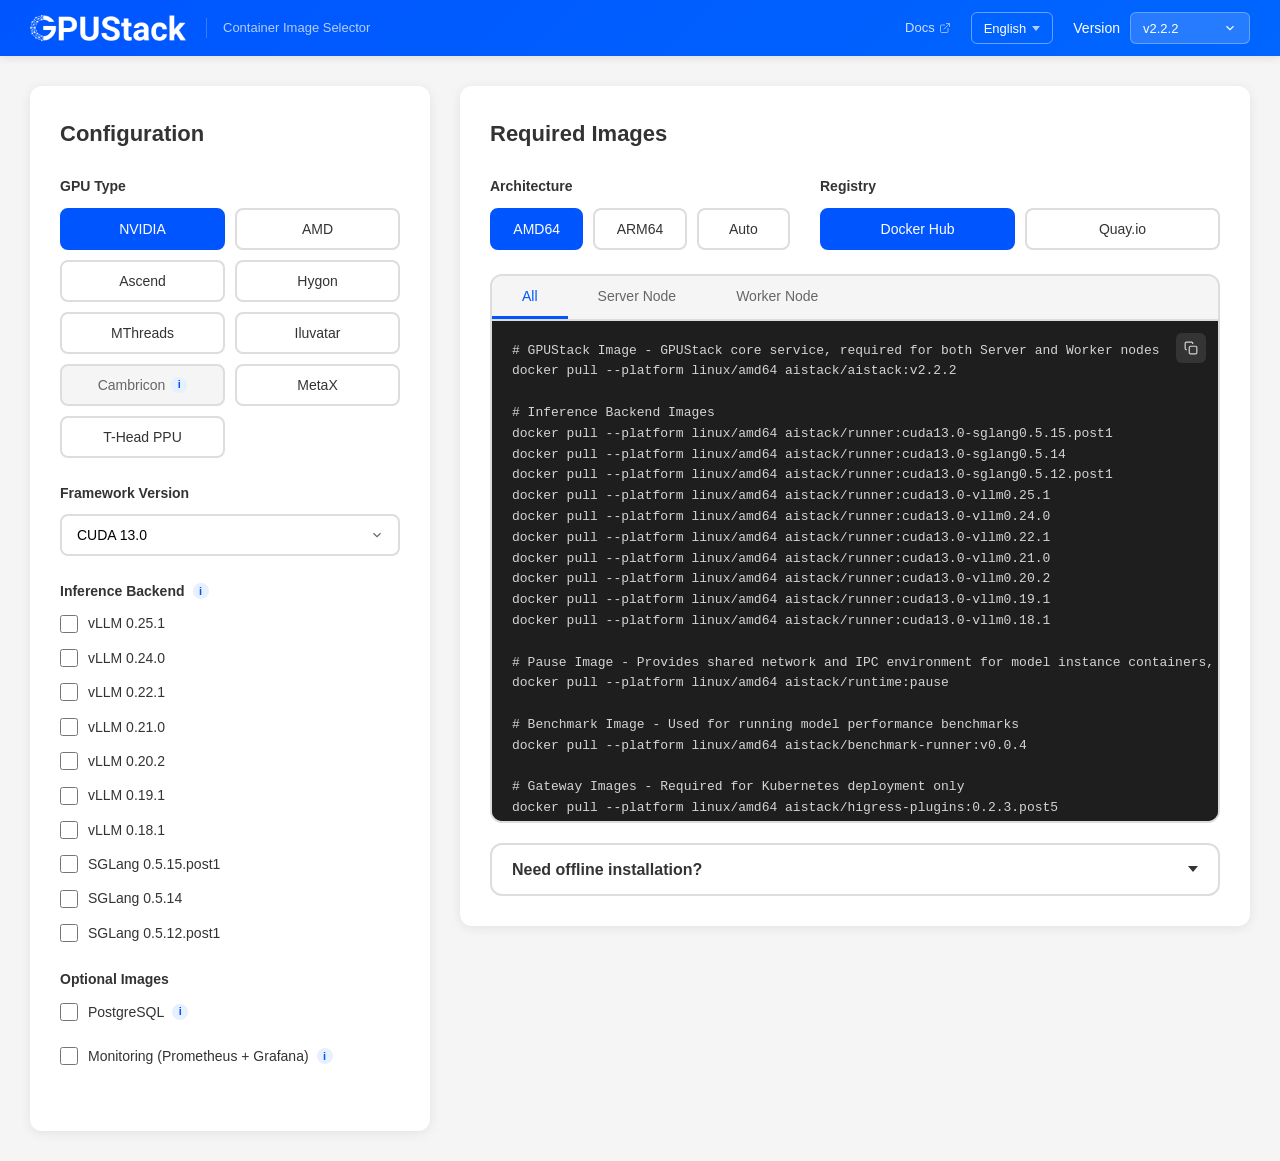
<file: docs/image-selector/index.html>
<!DOCTYPE html>
<html lang="en">
<head>
    <meta charset="UTF-8">
    <meta name="viewport" content="width=device-width, initial-scale=1.0">
    <meta name="description"
          content="Container Image Selector - Generate Docker pull commands based on your hardware configuration.">
    <title data-i18n="title">Container Image Selector</title>
    <link rel="icon" type="image/png" href="assets/logo.png">
    <link rel="stylesheet" href="assets/style.css">
</head>
<body>
<header>
    <div class="header-content">
        <div class="logo">
            <img src="assets/logo-white.png" alt="AIStack" class="logo-wide">
            <span class="subtitle" data-i18n="subtitle"></span>
        </div>
        <div class="header-controls">
            <div class="official-link">
                <a href="https://docs.aistack.ai/" target="_blank">
                    <span data-i18n="back_to_docs"></span>
                    <svg class="external-icon" width="12" height="12" viewBox="0 0 24 24" fill="none"
                         stroke="currentColor" stroke-width="2" stroke-linecap="round" stroke-linejoin="round">
                        <path d="M18 13v6a2 2 0 0 1-2 2H5a2 2 0 0 1-2-2V8a2 2 0 0 1 2-2h6"></path>
                        <polyline points="15 3 21 3 21 9"></polyline>
                        <line x1="10" y1="14" x2="21" y2="3"></line>
                    </svg>
                </a>
            </div>
            <div class="language-dropdown">
                <button class="dropbtn" id="current-lang">English</button>
                <div class="dropdown-content">
                    <div class="dropdown-inner">
                        <a href="#" data-lang="en">English</a>
                        <a href="#" data-lang="zh">简体中文</a>
                    </div>
                </div>
            </div>
            <div class="version-selector">
                <label class="version-label" data-i18n="version"></label>
                <select id="aistack-version-select" class="version-select">
                    <option value="" data-i18n="loading"></option>
                </select>
            </div>
        </div>
    </div>
</header>

<main>
    <div class="container">
        <div class="selector-panel">
            <h2 data-i18n="select_config"></h2>

            <!-- GPU Type Selection -->
            <div class="selector-group">
                <label class="selector-label" data-i18n="gpu_type"></label>
                <div class="card-grid" id="card-selector">
                    <!-- Dynamic Generation -->
                </div>
            </div>

            <!-- Computing Framework Version -->
            <div class="selector-group" id="framework-version-group">
                <label class="selector-label" data-i18n="framework_version"></label>
                <select id="framework-version-select" class="select-input">
                    <option value="" data-i18n="select_gpu_first"></option>
                </select>
            </div>

            <!-- Inference Backend -->
            <div class="selector-group" id="backend-group">
                <div class="label-with-tooltip">
                    <label class="selector-label" data-i18n="inference_backend"></label>
                    <span class="tooltip-icon">
                            i
                            <span class="tooltip-content" data-i18n="inference_backend_tooltip"></span>
                        </span>
                </div>
                <div class="checkbox-group" id="backend-selector">
                    <!-- Dynamic Generation -->
                </div>
            </div>

            <!-- Optional Images -->
            <div class="selector-group">
                <label class="selector-label" data-i18n="optional_images"></label>
                <div class="checkbox-group" id="optional-images">
                    <div class="label-with-tooltip"><label class="checkbox-item" data-for-component="server">
                        <input type="checkbox" id="postgres">
                        <span data-i18n="postgres"></span>
                    </label>
                        <span class="tooltip-icon">
                            i
                            <span class="tooltip-content" data-i18n="optional_postgres_images_tooltip"></span>
                        </span>
                    </div>
                    <div class="label-with-tooltip">
                        <label class="checkbox-item" data-for-component="server">
                            <input type="checkbox" id="monitoring">
                            <span data-i18n="monitoring"></span>
                        </label>
                        <span class="tooltip-icon">
                            i
                            <span class="tooltip-content" data-i18n="optional_monitoring_images_tooltip"></span>
                        </span>
                    </div>
                </div>
            </div>
        </div>

        <!-- Image List Panel -->
        <div class="result-panel">
            <h2 data-i18n="required_images"></h2>

            <!-- Architecture -->
            <div class="selector-group-inline">
                <div class="selector-item flex-3">
                    <label class="selector-label" data-i18n="architecture"></label>
                    <div class="button-grid" id="arch-selector">
                        <button class="option-button active" data-value="amd64">AMD64</button>
                        <button class="option-button" data-value="arm64">ARM64</button>
                        <button class="option-button" data-value="auto">Auto</button>
                    </div>
                </div>

                <div class="selector-item flex-4">
                    <label class="selector-label" data-i18n="registry"></label>
                    <div class="button-grid" id="registry-selector">
                        <button class="option-button active" data-value="docker-hub">Docker Hub</button>
                        <button class="option-button" data-value="quay">Quay.io</button>
                        <button class="option-button" data-value="china" id="registry-china"
                                data-i18n="china_registry"></button>
                    </div>
                </div>
            </div>

            <!-- Image List Tab Component -->
            <div class="image-tabs-container">
                <div class="image-tabs-header">
                    <button class="image-tab active" data-component="all" data-i18n="tab_all"></button>
                    <button class="image-tab" data-component="server" data-i18n="tab_server"></button>
                    <button class="image-tab" data-component="worker" data-i18n="tab_worker"></button>
                </div>
                <div class="image-tabs-content">
                    <div class="commands-output">
                        <div class="code-block-wrapper">
                            <pre id="image-list" class="image-commands"><code class="placeholder"
                                                                              data-i18n="placeholder_select"></code></pre>
                            <button id="copy-all-btn" class="copy-icon-btn" title="Copy all commands"
                                    style="display: none;">
                                <svg width="14" height="14" viewBox="0 0 24 24" fill="none" stroke="currentColor"
                                     stroke-width="2">
                                    <rect x="9" y="9" width="13" height="13" rx="2" ry="2"></rect>
                                    <path d="M5 15H4a2 2 0 0 1-2-2V4a2 2 0 0 1 2-2h9a2 2 0 0 1 2 2v1"></path>
                                </svg>
                            </button>
                        </div>
                    </div>
                </div>
            </div>

            <!-- Offline Installation Guide Module -->
            <div class="offline-guide-module">
                <details>
                    <summary class="guide-summary" data-i18n="offline_guide_title"></summary>
                    <div class="guide-container">
                        <div class="guide-header">
                            <div class="guide-tabs">
                                <button class="guide-tab active" data-guide="save-load"
                                        data-i18n="guide_tab_save"></button>
                                <button class="guide-tab" data-guide="tag-push" data-i18n="guide_tab_tag"></button>
                                <button class="guide-tab" data-guide="copy-images" data-i18n="guide_tab_auto"></button>
                            </div>
                        </div>

                        <div class="guide-body">
                            <div class="guide-content active" id="guide-save-load" data-i18n="guide_save_content"></div>
                            <div class="guide-content" id="guide-tag-push" data-i18n="guide_tag_content"></div>
                            <div class="guide-content" id="guide-copy-images" data-i18n="guide_auto_content"></div>
                        </div>
                        <div class="guide-footer">
                            <a href="https://docs.aistack.ai/latest/installation/air-gapped/" target="_blank"
                               class="docs-link" data-i18n="view_full_docs"></a>
                        </div>
                    </div>
                </details>
            </div>
        </div>
    </div>
</main>

<script src="assets/app.js"></script>
</body>
</html>
</file>
<file: docs/image-selector/assets/style.css>
/* ==========================================================================
   1. Global Styles & Variables
   ========================================================================== */
:root {
    --primary-color: #0055ff;
    --primary-hover: #0044cc;
    --primary-light: #e6f0ff;
    --text-color: #333;
    --text-secondary: #666;
    --border-color: #ddd;
    --bg-color: #f5f5f5;
    --card-bg: #fff;
    --success-color: #52c41a;
    --disabled-color: #ccc;
    --header-height: 70px;
}

* {
    margin: 0;
    padding: 0;
    box-sizing: border-box;
}

body {
    font-family: -apple-system, BlinkMacSystemFont, "Segoe UI", Roboto, "Helvetica Neue",
    Arial, sans-serif;
    background-color: var(--bg-color);
    color: var(--text-color);
    line-height: 1.6;
    /* Prevent overall horizontal scroll; handle overflows within containers */
    overflow-x: hidden;
    width: 100%;
}

/* Prevent translation flicker during load */
[data-i18n] {
    visibility: hidden;
}

.i18n-ready [data-i18n] {
    visibility: visible;
}

/* ==========================================================================
   2. Header
   ========================================================================== */
header {
    background: linear-gradient(135deg, var(--primary-color) 0%, #0066ff 100%);
    color: white;
    box-shadow: 0 2px 8px rgba(0, 0, 0, 0.1);
    width: 100%;
    position: relative;
    z-index: 100;
    /* Fix horizontal scroll background break */
    display: block;
}

.header-content {
    max-width: 1400px;
    margin: 0 auto;
    padding: 12px 30px;
    display: flex;
    justify-content: space-between;
    align-items: center;
    /* Allow wrapping on narrow screens */
    flex-wrap: wrap;
    gap: 15px;
}

/* Logo */
.logo {
    display: flex;
    align-items: center;
    gap: 16px;
    flex-shrink: 0;
}

.logo-wide {
    height: 26px;
    width: auto;
    object-fit: contain;
}

.logo .subtitle {
    font-size: 13px;
    font-weight: 400;
    opacity: 0.7;
    padding-left: 16px;
    border-left: 1px solid rgba(255, 255, 255, 0.3);
    margin-left: 4px;
    white-space: nowrap;
}

/* Controls */
.header-controls {
    display: flex;
    align-items: center;
    gap: 20px;
}

.official-link a {
    color: white;
    text-decoration: none;
    font-size: 13px;
    opacity: 0.8;
    transition: opacity 0.2s;
    font-weight: 500;
    display: flex;
    align-items: center;
    gap: 4px;
}

.official-link a:hover {
    opacity: 1;
}

.external-icon {
    opacity: 0.7;
}

/* Language Dropdown */
.language-dropdown {
    position: relative;
    display: inline-block;
}

.dropbtn {
    background: transparent;
    border: 1px solid rgba(255, 255, 255, 0.4);
    color: white;
    height: 32px;
    padding: 0 12px;
    border-radius: 6px;
    font-size: 13px;
    cursor: pointer;
    transition: all 0.2s;
    min-width: 80px;
    display: flex;
    align-items: center;
    justify-content: space-between;
    gap: 6px;
}

.dropbtn::after {
    content: "";
    width: 0;
    height: 0;
    border-left: 4px solid transparent;
    border-right: 4px solid transparent;
    border-top: 5px solid white;
    opacity: 0.7;
}

.language-dropdown:hover .dropbtn {
    background: rgba(255, 255, 255, 0.1);
    border-color: white;
}

.dropdown-content {
    display: none;
    position: absolute;
    right: 0;
    top: 100%;
    padding-top: 5px;
    background-color: transparent;
    min-width: 120px;
    z-index: 1001;
}

/* Actual content container with background and border-radius */
.dropdown-inner {
    background-color: white;
    border-radius: 6px;
    overflow: hidden;
    box-shadow: 0px 8px 16px 0px rgba(0, 0, 0, 0.2);
}

/* Invisible bridge to ensure mouse path continuity */
.dropdown-content::before {
    content: "";
    position: absolute;
    top: 0;
    left: 0;
    width: 100%;
    height: 10px;
    background: transparent;
}

.dropdown-inner a {
    color: var(--text-color);
    padding: 10px 16px;
    text-decoration: none;
    display: block;
    font-size: 13px;
    transition: background 0.2s;
}

.dropdown-inner a:hover {
    background-color: var(--bg-color);
    color: var(--primary-color);
}

.language-dropdown:hover .dropdown-content {
    display: block;
}

/* Version Selector */
.version-selector {
    display: flex;
    align-items: center;
    gap: 10px;
}

.version-label {
    font-size: 14px;
    font-weight: 500;
    white-space: nowrap;
}

.version-select {
    background: rgba(255, 255, 255, 0.15);
    border: 1px solid rgba(255, 255, 255, 0.3);
    color: white;
    height: 32px;
    padding: 0 36px 0 12px;
    font-size: 13px;
    border-radius: 6px;
    cursor: pointer;
    transition: all 0.2s ease;
    min-width: 120px;

    appearance: none;
    -webkit-appearance: none;
    -moz-appearance: none;

    background-image: url("data:image/svg+xml;utf8,<svg xmlns='http://www.w3.org/2000/svg' width='14' height='14' viewBox='0 0 24 24' fill='none' stroke='white' stroke-width='2'><polyline points='6 9 12 15 18 9'/></svg>");

    background-repeat: no-repeat;
    background-position: right 12px center;
}

.version-select:hover {
    background: rgba(255, 255, 255, 0.25);
}

.version-select option {
    background: white;
    color: var(--text-color);
}

/* ==========================================================================
   3. Main Layout
   ========================================================================== */
main {
    max-width: 1400px;
    margin: 30px auto;
    padding: 0 30px;
    width: 100%;
}

.container {
    display: grid;
    /* Desktop: fixed 400px left, adaptive right */
    grid-template-columns: 400px 1fr;
    gap: 30px;
    align-items: start;
}

.selector-panel,
.result-panel {
    background: var(--card-bg);
    border-radius: 12px;
    padding: 30px;
    box-shadow: 0 2px 12px rgba(0, 0, 0, 0.08);
    min-width: 0;
}

.selector-panel h2,
.result-panel h2 {
    font-size: 22px;
    margin-bottom: 24px;
    color: var(--text-color);
    font-weight: 600;
}

/* ==========================================================================
   4. Components
   ========================================================================== */

/* 4.1 Tooltip Icon */
.tooltip-icon {
    display: inline-flex !important;
    align-items: center !important;
    justify-content: center !important;
    width: 16px !important;
    height: 16px !important;
    border-radius: 50% !important;
    background-color: var(--primary-light) !important;
    color: var(--primary-color) !important;
    font-size: 11px !important;
    font-weight: 700 !important;
    font-family: Arial, sans-serif !important;
    line-height: 1 !important;
    cursor: help !important;
    position: relative !important;
    margin: 0 !important;
    opacity: 1 !important;
    transition: all 0.2s ease !important;
}

.tooltip-icon:hover {
    background-color: var(--primary-color) !important;
    color: white !important;
}

/* Remove external interference */
.option-button .tooltip-icon {
    flex-shrink: 0 !important;
}

.option-button.active .tooltip-icon {
    background-color: white !important;
    color: var(--primary-color) !important;
}

/* Tooltip Popup - Allow interaction */
.tooltip-content {
    position: absolute;
    bottom: calc(100% + 8px);
    left: 0;
    transform: translateX(-10px);
    background-color: #1a1a1a !important;
    color: #ffffff !important;
    padding: 12px 16px;
    border-radius: 8px;
    font-size: 13px;
    font-weight: 500;
    white-space: normal;
    width: 260px;
    opacity: 0;
    visibility: hidden;
    /* Disable interaction when hidden to prevent premature triggering */
    pointer-events: none;
    z-index: 10000;
    box-shadow: 0 10px 30px rgba(0, 0, 0, 0.6);
    line-height: 1.6;
    text-align: left;
    border: 1px solid rgba(255, 255, 255, 0.25);
    transition: opacity 0.2s ease,
    visibility 0.2s ease;
    overflow-wrap: break-word;
    word-wrap: break-word;
}

/* Connection bridge to prevent disappearance when moving to popup */
.tooltip-content::before {
    content: "";
    position: absolute;
    top: 100%;
    left: 0;
    width: 100%;
    height: 10px;
    background: transparent;
}

.tooltip-icon:hover .tooltip-content {
    opacity: 1 !important;
    visibility: visible !important;
    /* Enable interaction only when visible */
    pointer-events: auto !important;
}

.tooltip-content a {
    color: #4da6ff;
    text-decoration: underline;
    font-weight: 600;
}

.tooltip-content a:hover {
    color: #80bfff;
}

/* 4.2 Buttons */
.option-button {
    height: 42px;
    padding: 0 15px;
    border: 2px solid var(--border-color);
    background: white;
    border-radius: 8px;
    cursor: pointer;
    font-size: 14px;
    transition: all 0.3s ease;
    color: var(--text-color);
    display: flex;
    align-items: center;
    justify-content: center;
    gap: 6px;
    /* Prevent text cut-off issues with Tooltips */
    overflow: visible;
    white-space: nowrap;
}

.option-button:hover:not(:disabled):not(.active) {
    border-color: var(--primary-color);
    color: var(--primary-color);
}

.option-button.active {
    background: var(--primary-color);
    border-color: var(--primary-color);
    color: white;
}

.option-button:disabled {
    cursor: not-allowed;
    background: var(--bg-color);
    color: var(--text-secondary);
    border-color: var(--border-color);
}

/* 4.3 Selector Layout */
.selector-group {
    margin-bottom: 24px;
}

.selector-label {
    display: block;
    font-size: 14px;
    font-weight: 600;
    color: var(--text-color);
    margin-bottom: 10px;
}

.label-with-tooltip {
    display: flex;
    align-items: center;
    gap: 8px;
    margin-bottom: 10px;
}

.label-with-tooltip .selector-label {
    margin-bottom: 0;
}

/* Inline Selector Groups (2:4 ratio) */
.selector-group-inline {
    display: flex;
    flex-wrap: wrap;
    gap: 30px;
    margin-bottom: 24px;
}

.selector-item.flex-2 {
    flex: 2;
    min-width: 200px;
}

.selector-item.flex-3 {
    flex: 3;
    min-width: 200px;
}

.selector-item.flex-4 {
    flex: 4;
    min-width: 200px;
}

#arch-selector .option-button {
    min-width: 80px;
}

/* 4.4 Grids */
.card-grid {
    display: grid;
    grid-template-columns: repeat(auto-fill, minmax(110px, 1fr));
    gap: 10px;
}

.button-grid {
    display: flex;
    flex-wrap: wrap;
    gap: 10px;
}

.button-grid .option-button {
    flex: 1;
    min-width: 110px;
}

/* Inputs */
.select-input {
    width: 100%;
    padding: 10px 40px 10px 15px;
    border: 2px solid var(--border-color);
    border-radius: 8px;
    font-size: 14px;
    background: white;
    cursor: pointer;
    height: 42px;

    appearance: none;
    -webkit-appearance: none;
    -moz-appearance: none;

    background-image: url("data:image/svg+xml;utf8,<svg xmlns='http://www.w3.org/2000/svg' width='14' height='14' viewBox='0 0 24 24' fill='none' stroke='%23666' stroke-width='2'><polyline points='6 9 12 15 18 9'/></svg>");

    background-repeat: no-repeat;
    background-position: right 14px center;
}

.select-input:focus {
    outline: none;
    border-color: var(--primary-color);
}

/* Checkboxes */
.checkbox-group {
    display: flex;
    flex-direction: column;
    gap: 12px;
}

.checkbox-item {
    display: flex;
    align-items: center;
    gap: 10px;
    cursor: pointer;
    font-size: 14px;
}

.checkbox-item input {
    width: 18px;
    height: 18px;
    accent-color: var(--primary-color);
}

/* 4.5 Image List Tab */
.image-tabs-container {
    border: 2px solid var(--border-color);
    border-radius: 12px;
    overflow: visible;
    margin-bottom: 20px;
    background: #fff;
    overflow: hidden;
}

.image-tabs-header {
    display: flex;
    background: var(--bg-color);
    border-bottom: 2px solid var(--border-color);
    overflow-x: auto;
    scrollbar-width: none;
    border-radius: 10px 10px 0 0;
}

.image-tab {
    padding: 12px 30px;
    border: none;
    background: transparent;
    cursor: pointer;
    font-size: 14px;
    font-weight: 500;
    color: var(--text-secondary);
    border-bottom: 3px solid transparent;
    white-space: nowrap;
    text-align: center;
    transition: all 0.2s ease;
}

.image-tab.active {
    color: var(--primary-color);
    border-bottom-color: var(--primary-color);
}

/* Output */
.commands-output {
    background: #1e1e1e;
}

.code-block-wrapper {
    position: relative;
}

.image-commands {
    background: #1e1e1e;
    color: #d4d4d4;
    padding: 20px;
    font-family: "Monaco", "Consolas", monospace;
    font-size: 13px;
    line-height: 1.6;
    overflow-x: auto;
    white-space: pre;
    min-height: 200px;
    max-height: 500px;
    margin: 0;
    border: none;
}

.copy-icon-btn {
    position: absolute;
    top: 12px;
    right: 12px;
    background: rgba(255, 255, 255, 0.1);
    border: none;
    border-radius: 6px;
    padding: 8px;
    cursor: pointer;
    color: #d4d4d4;
    display: flex;
    align-items: center;
    justify-content: center;
}

/* 4.6 Offline Guide */
.offline-guide-module {
    margin-top: 20px;
    background: #fff;
    border-radius: 12px;
    border: 2px solid var(--border-color);
    overflow: hidden;
}

.guide-summary {
    padding: 12px 20px;
    cursor: pointer;
    font-weight: 600;
    list-style: none;
    display: flex;
    align-items: center;
    user-select: none;
    transition: background 0.2s;
}

.guide-summary:hover {
    background: var(--bg-color);
}

.guide-summary::after {
    content: "";
    border-left: 5px solid transparent;
    border-right: 5px solid transparent;
    border-top: 6px solid currentColor;
    margin-left: auto;
    transition: transform 0.2s;
}

details[open] .guide-summary::after {
    transform: rotate(180deg);
}

.guide-summary::-webkit-details-marker {
    display: none;
}

.guide-container {
    border-top: 1px solid var(--border-color);
}

.guide-header {
    background: var(--bg-color);
    padding: 10px 20px 0;
    border-bottom: 1px solid var(--border-color);
}

.guide-tabs {
    display: flex;
    gap: 10px;
}

.guide-tab {
    padding: 10px 15px;
    border: none;
    background: transparent;
    cursor: pointer;
    font-size: 13px;
    font-weight: 500;
    color: var(--text-secondary);
    border-bottom: 3px solid transparent;
    transition: all 0.2s;
}

.guide-tab:hover {
    color: var(--primary-color);
}

.guide-tab.active {
    color: var(--primary-color);
    border-bottom-color: var(--primary-color);
}

.guide-body {
    padding: 20px;
}

.guide-content {
    display: none;
}

.guide-content.active {
    display: block;
}

.guide-content p {
    font-size: 14px;
    margin-bottom: 15px;
}

.guide-content ol {
    padding-left: 20px;
}

.guide-content li {
    font-size: 14px;
    margin-bottom: 10px;
    color: var(--text-secondary);
}

.guide-content pre {
    background: #f8f9fa;
    border: 1px solid var(--border-color);
    padding: 12px;
    border-radius: 6px;
    margin: 8px 0;
    font-family: "Monaco", "Consolas", monospace;
    font-size: 12px;
    overflow-x: auto;
    color: var(--text-color);
}

.guide-footer {
    padding: 12px 20px;
    background: #fdfdfd;
    border-top: 1px solid var(--border-color);
    text-align: right;
}

/* Toast */
.toast {
    position: fixed;
    top: 20px;
    right: 20px;
    background: var(--success-color);
    color: white;
    padding: 12px 24px;
    border-radius: 8px;
    z-index: 10000;
    box-shadow: 0 4px 12px rgba(0, 0, 0, 0.15);
    animation: slideIn 0.3s ease;
}

.inline-code {
  background: #f5f5f5;
  padding: 2px 6px;
  border-radius: 4px;
  font-family: monospace;
}

@keyframes slideIn {
    from {
        transform: translateX(100%);
        opacity: 0;
    }
    to {
        transform: translateX(0);
        opacity: 1;
    }
}

/* ==========================================================================
   5. Responsive Adaptation
   ========================================================================== */

@media (max-width: 1024px) {
    .container {
        grid-template-columns: 1fr;
        max-width: 800px;
        margin: 30px auto;
    }
}

@media (max-width: 768px) {
    .header-content {
        padding: 15px 20px;
    }

    .logo-wide {
        height: 24px;
    }

    .logo .subtitle,
    .version-label {
        display: none;
    }

    .version-select {
        min-width: auto;
        padding: 6px 10px;
    }

    main {
        padding: 0 15px;
        margin: 20px auto;
    }

    .selector-panel,
    .result-panel {
        padding: 20px;
    }

    .selector-group-inline {
        flex-direction: column;
        gap: 20px;
    }

    .selector-item.flex-2,
    .selector-item.flex-4 {
        flex: none;
        width: 100%;
        min-width: 0;
    }

    .button-grid,
    .card-grid {
        grid-template-columns: repeat(auto-fill, minmax(90px, 1fr)) !important;
        gap: 8px;
    }

    .button-grid .option-button {
        min-width: 90px;
    }

    .option-button {
        height: 38px;
        font-size: 13px;
        padding: 0 8px;
    }

    .image-tabs-header {
        display: flex;
        overflow-x: auto;
    }

    .image-tab {
        flex: 1;
        padding: 10px 15px;
    }

    .guide-tabs {
        overflow-x: auto;
        white-space: nowrap;
    }

    .guide-tab {
        flex: 0 0 auto;
    }
}
</file>
